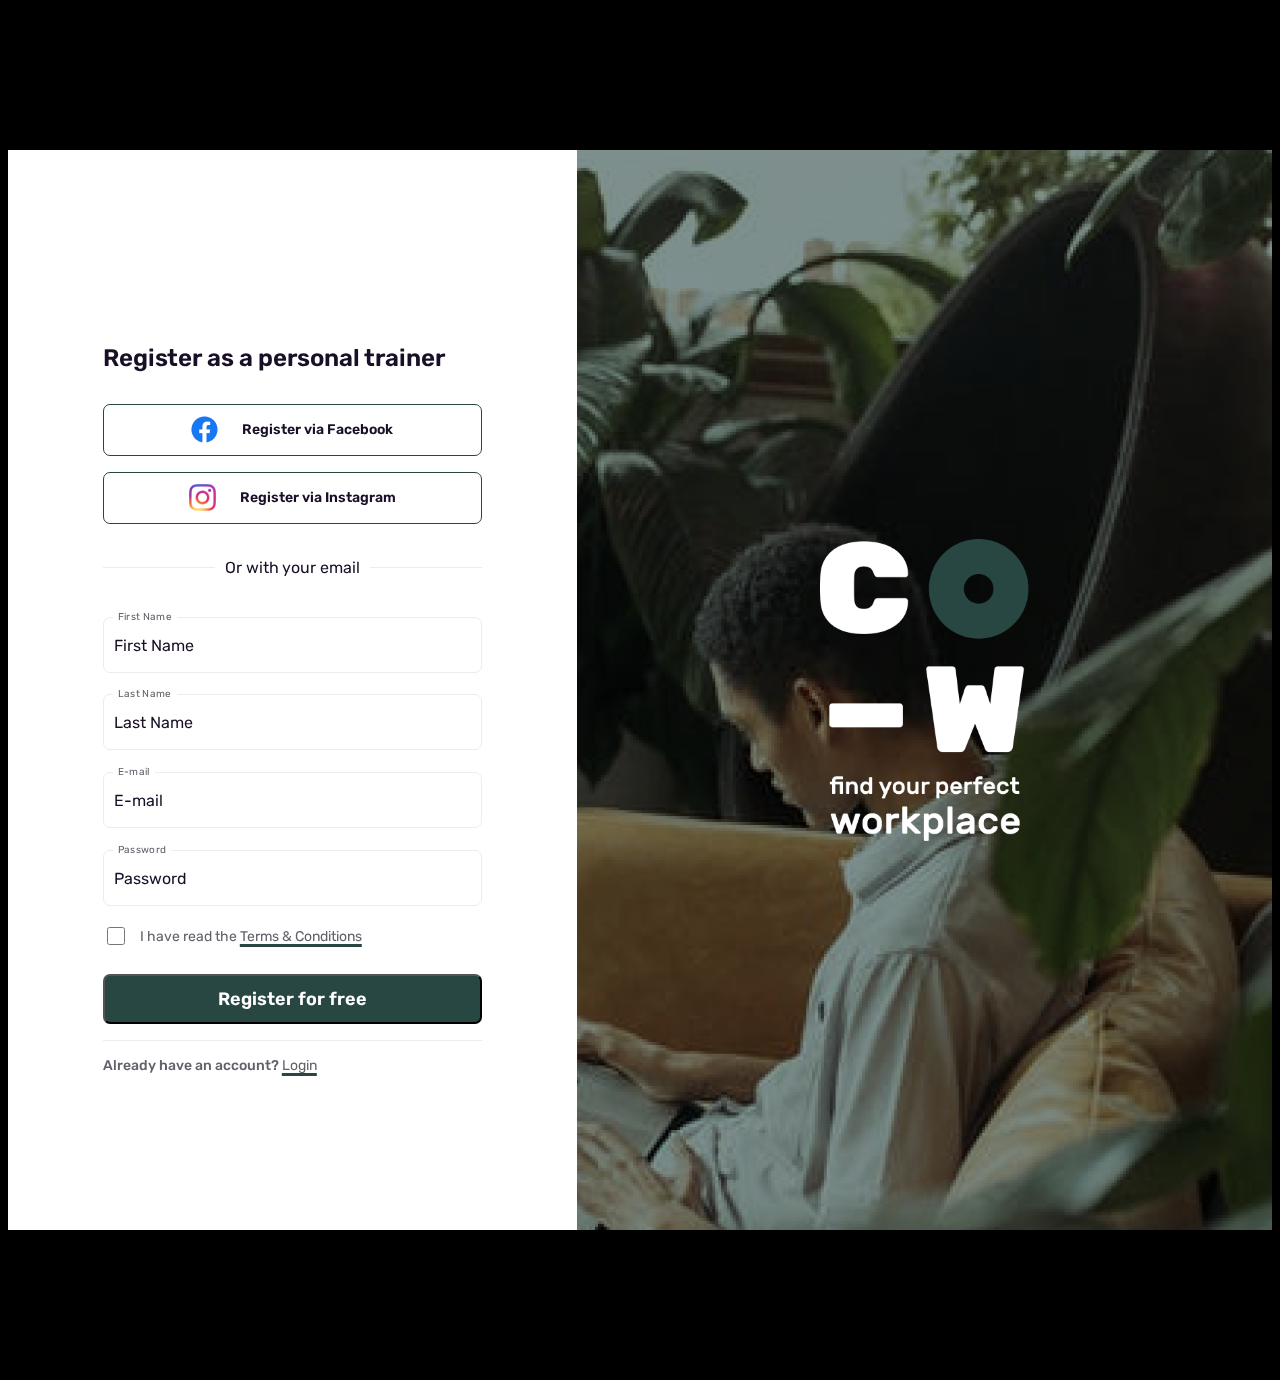
<file: index.html>
<!DOCTYPE html>
<html lang="en">
  <head>
    <meta charset="UTF-8" />
    <meta http-equiv="X-UA-Compatible" content="IE=edge" />
    <meta name="viewport" content="width=device-width, initial-scale=1.0" />
    <title>homework</title>
    <link rel="stylesheet" href="style.css" />
    <link rel="preconnect" href="https://fonts.googleapis.com" />
    <link rel="preconnect" href="https://fonts.gstatic.com" crossorigin />
    <link
      href="https://fonts.googleapis.com/css2?family=Rubik:wght@300;400;500;600;700&display=swap"
      rel="stylesheet"
    />
  </head>
  <body>
    <div class="login-section">
      <div class="login-form">
        <h1>Register as a personal trainer</h1>
        <form>
          <a href="https://www.facebook.com/" target="_blank" class="buttons">
            <img src="images/f_logo_RGB-Blue_114 1.png" alt="facebook logo" />
            <span>Register via Facebook</span>
          </a>

          <a
            href="https://www.instagram.com/?hl=en"
            target="_blank"
            class="buttons"
          >
            <img src="images/instagram 1.png" alt="instagram logo" />
            <span>Register via Instagram</span>
          </a>
          <div class="text-divider">
            <div class="divider"></div>
            <span>Or with your email</span>
            <div class="divider"></div>
          </div>
          <div class="first-last">
            <div class="form-group">
              <label for="first-name">First Name</label>
              <input id="first-name" type="text" placeholder="First Name" />
            </div>
            <div class="form-group">
              <label for="last-name">Last Name</label>
              <input id="last-name" type="text" placeholder="Last Name" />
            </div>
          </div>
          <div class="form-group">
            <label for="email">E-mail</label>
            <input id="email" type="email" placeholder="E-mail" />
          </div>
          <div class="form-group">
            <label for="password">Password</label>
            <input
              id="password"
              type="password"
              placeholder="Password"
              pattern=".{6,}"
              required
              title="Password must have at least 6 characters"
            />
          </div>

          <div class="checkbox">
            <input type="checkbox" id="checkbox" />
            <span> I have read the <a href="">Terms & Conditions</a> </span>
          </div>

          <button class="registration">Register for free</button>
        </form>
        <div class="text-divider">
          <div class="divider"></div>
        </div>

        <span class="account"
          >Already have an account?
          <a href="">Login</a>
        </span>
      </div>

      <div class="main-img">
        <img src="images/background1.png" alt="man working" id="img1" />
        <img
          src="images/background1-small.png"
          alt="man working"
          id="mobile-image"
        />
        <div class="image">
          <img src="images/Group 5272.png" alt="find your perfect workspace" />
        </div>
      </div>
    </div>
  </body>
</html>
</file>
<file: style.css>
body {
  --font-color: #190f27;
  --font-family: Rubik;
  background-color: #000000;
}

/* .wrapper {
  margin: 0;
  display: flex;
  flex-direction: column;
  align-items: center;
  width: 100vw;
} */

.login-section {
  display: flex;
  margin: 150px auto;
  background: #ffffff;
  max-width: 1920px;
  /* max-height: 1080px; */
}

.main-img {
  flex: 55%;
  display: flex;
  justify-content: center;
  align-items: center;
  background-color: rgba(40, 70, 66, 0.6);
  position: relative;
}
#mobile-image {
  display: none;
}
.main-img img {
  width: 100%;
  mix-blend-mode: multiply;
  /* flex: 1; */
  height: 1080px;

  object-fit: cover;
  object-position: center;
}

.image {
  z-index: 1;
  position: absolute;
  display: flex;
  align-items: center;
  justify-content: center;
  padding: 10%;
  /* this makes image responsive */
  width: 30%;
}

.image img {
  max-width: 100%;
  height: auto;
  flex: 1 1 auto;
}
.login-form {
  display: flex;
  flex: 45%;
  box-sizing: border-box;
  flex-direction: column;
  padding: 10% 7.5%;
  justify-content: center;
}

h1 {
  margin: 38px 0 32px;
  font-family: var(--font-family);
  font-weight: 600;
  font-size: 24px;
  line-height: 28px;
  letter-spacing: -0.06px;
  color: var(--font-color);
}
.buttons {
  min-height: 50px;
  border: 1.5px solid #284642;
  box-sizing: border-box;
  padding: 11px 14px 12px;
  border-radius: 7px;
  cursor: pointer;
  margin: 0;
  display: flex;
  align-items: center;
  justify-content: center;
  text-decoration: none;
  gap: 24px;
  transition: 1s;
}

.buttons:hover {
  background-color: #ffc0cb;
}

.buttons span {
  height: 17px;
  font-family: Rubik;
  font-weight: 600;
  font-size: 14px;
  color: var(--font-color);
}

.buttons img {
  width: 27px;
  height: 27px;
}

.text-divider {
  font-family: var(--font-family);
  font-style: normal;
  font-weight: 400;
  font-size: 16px;
  line-height: 23px;
  letter-spacing: -0.0571429px;
  display: flex;
  margin: 16px 0px;
  justify-content: center;
  align-items: center;
  gap: 10px;
  color: var(--font-color);
}

.divider {
  height: 1px;
  background-color: #edebf0;
  flex-grow: 1;
}

.form-group {
  display: flex;
  position: relative;
  flex: 1;
  flex-direction: column;
  margin-top: 6px;
}

.form-group > label {
  position: absolute;
  width: auto;
  padding: 0px 5px;
  top: -10px;
  left: 10px;
  background-color: white;
  font-family: var(--font-family);
  font-weight: 400;
  font-size: 10px;
  line-height: 20px;
  letter-spacing: 0.333333px;
  color: #64606a;
}
.form-group input {
  margin: 0px;
  height: 56px;
  border: 1px solid #edebf0;
  box-sizing: border-box;
  border-radius: 7px;
  padding-left: 10px;
  font-family: Rubik;
  font-size: 16px;
}

.form-group > ::placeholder {
  font-family: Rubik;
  color: var(--font-color);
  font-style: normal;
  font-weight: normal;
  font-size: 16px;
  line-height: 23px;
}

.first-last {
  display: flex;
  flex-wrap: wrap;
  gap: 15px;
  width: 100%;
}

#password {
  margin-bottom: 2px;
}
form {
  display: flex;
  flex-direction: column;
  gap: 16px;
  align-items: stretch;
}
.registration {
  height: 50px;
  color: white;
  font-family: var(--font-family);
  font-weight: 600;
  font-size: 18px;
  background: #284642;
  border-radius: 7px;
  cursor: pointer;
  margin-top: 10px;
  transition: 1s;
}

.registration:hover {
  background-color: #ffc0cb;
}
.checkbox {
  display: flex;
  align-items: center;
  gap: 12px;
  font-family: Rubik;
  font-style: normal;
  font-weight: normal;
  font-size: 14px;
  color: #64606a;
}

#checkbox {
  height: 18px;
  width: 18px;
}
a {
  color: #64606a;
  font-family: Rubik;
  font-style: normal;
  font-weight: normal;
  font-size: 14px;
  text-decoration-thickness: 3px;
  text-decoration-color: #284642;
  text-underline-position: under;
}
.account {
  color: #64606a;
  font-family: Rubik;
  font-style: normal;
  font-weight: 500;
  font-size: 14px;
}

@media only screen and (max-width: 822px) {
  .login-section {
    flex-direction: column-reverse;
    margin: auto;
    /* max-height: 1050px; */
  }
  .first-last {
    flex-direction: column;
  }
  .main-img {
    flex-basis: 35%;
    justify-content: flex-start;
  }

  .main-img img {
    height: 25%;
    object-fit: contain;
  }
  #img1 {
    display: none;
  }
  #mobile-image {
    display: flex;
  }
  .image {
    justify-content: flex-start;
  }
  .image img {
    max-width: 100%;
    height: auto;
  }
}
@media only screen and (max-width: 400px) {
  .buttons span {
    font-size: 12px;
    line-height: 14.22px;
  }
  .text-divider {
    font-size: 10px;
    line-height: 14px;
  }
  .checkbox {
    font-size: 12px;
    line-height: 14.22px;
  }
  .registration {
    font-size: 14px;
  }
  a {
    font-size: 12px;
  }
  .account {
    font-size: 12px;
  }
}
</file>
